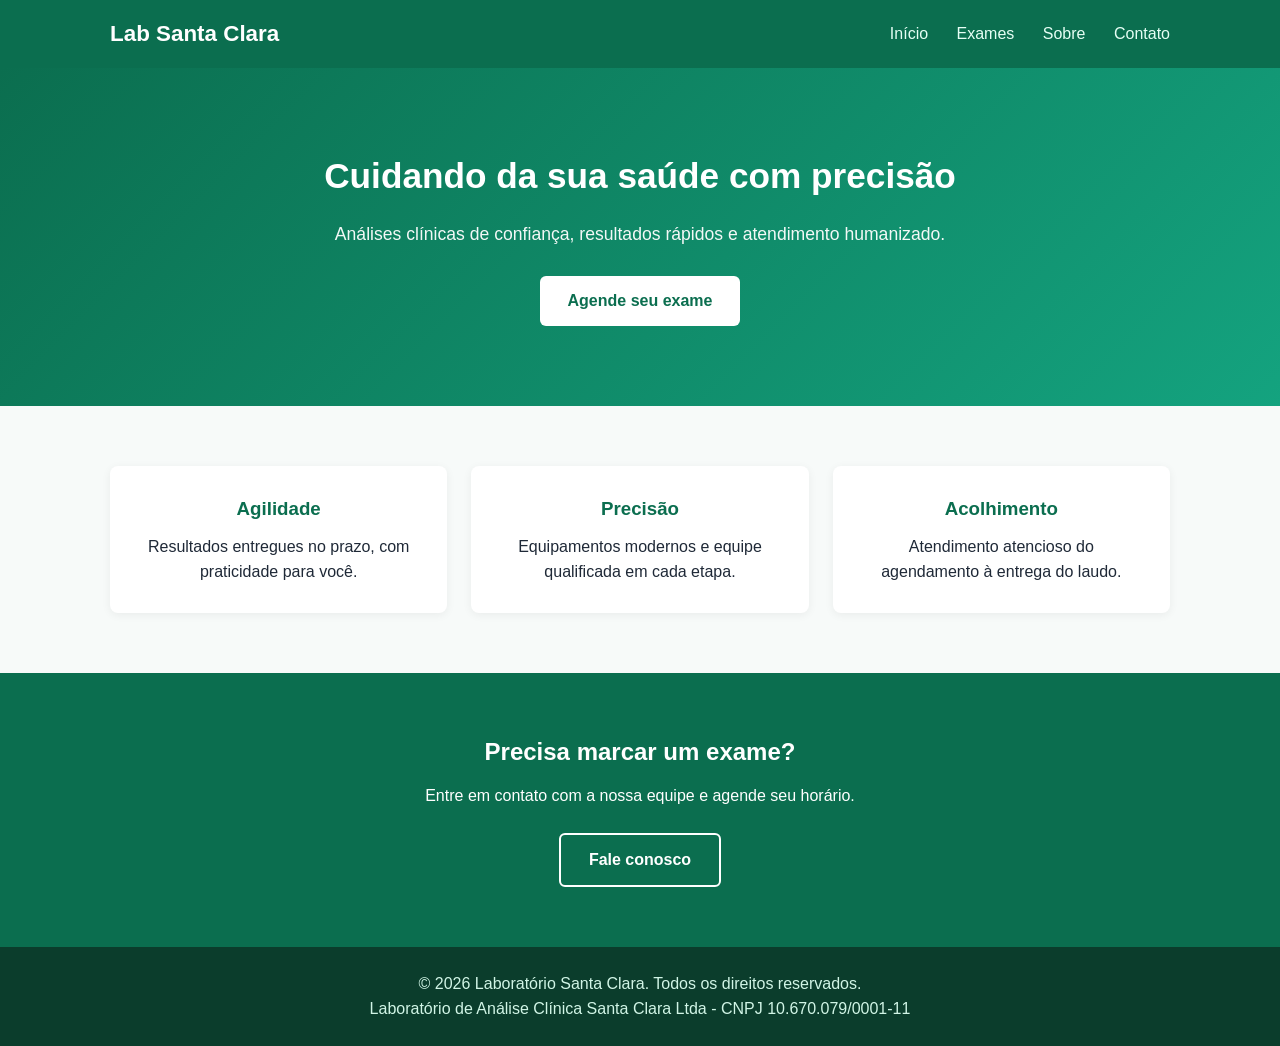
<file: index.html>
<!DOCTYPE html>
<html lang="pt-BR">
<head>
<meta charset="UTF-8">
<meta name="viewport" content="width=device-width, initial-scale=1.0">
<title>Laboratório Santa Clara - Análises Clínicas</title>
<meta name="description" content="Laboratório Santa Clara: análises clínicas com qualidade, agilidade e acolhimento.">
<link rel="stylesheet" href="css/style.css">
</head>
<body>
<header class="site-header">
<div class="container header-inner">
<a href="index.html" class="logo">Lab Santa Clara</a>
<nav class="nav">
<a href="index.html">Início</a>
<a href="servicos.html">Exames</a>
<a href="sobre.html">Sobre</a>
<a href="contato.html">Contato</a>
</nav>
</div>
</header>

<section class="hero">
<div class="container">
<h1>Cuidando da sua saúde com precisão</h1>
<p>Análises clínicas de confiança, resultados rápidos e atendimento humanizado.</p>
<a href="contato.html" class="btn">Agende seu exame</a>
</div>
</section>

<section class="features">
<div class="container grid">
<div class="card">
<h3>Agilidade</h3>
<p>Resultados entregues no prazo, com praticidade para você.</p>
</div>
<div class="card">
<h3>Precisão</h3>
<p>Equipamentos modernos e equipe qualificada em cada etapa.</p>
</div>
<div class="card">
<h3>Acolhimento</h3>
<p>Atendimento atencioso do agendamento à entrega do laudo.</p>
</div>
</div>
</section>

<section class="cta">
<div class="container">
<h2>Precisa marcar um exame?</h2>
<p>Entre em contato com a nossa equipe e agende seu horário.</p>
<a href="contato.html" class="btn btn-outline">Fale conosco</a>
</div>
</section>

<footer class="site-footer">
<div class="container">
<p>&copy; 2026 Laboratório Santa Clara. Todos os direitos reservados.</p>
<p>Laboratório de Análise Clínica Santa Clara Ltda - CNPJ 10.670.079/0001-11</p>
</div>
</footer>
</body>
</html>
</file>
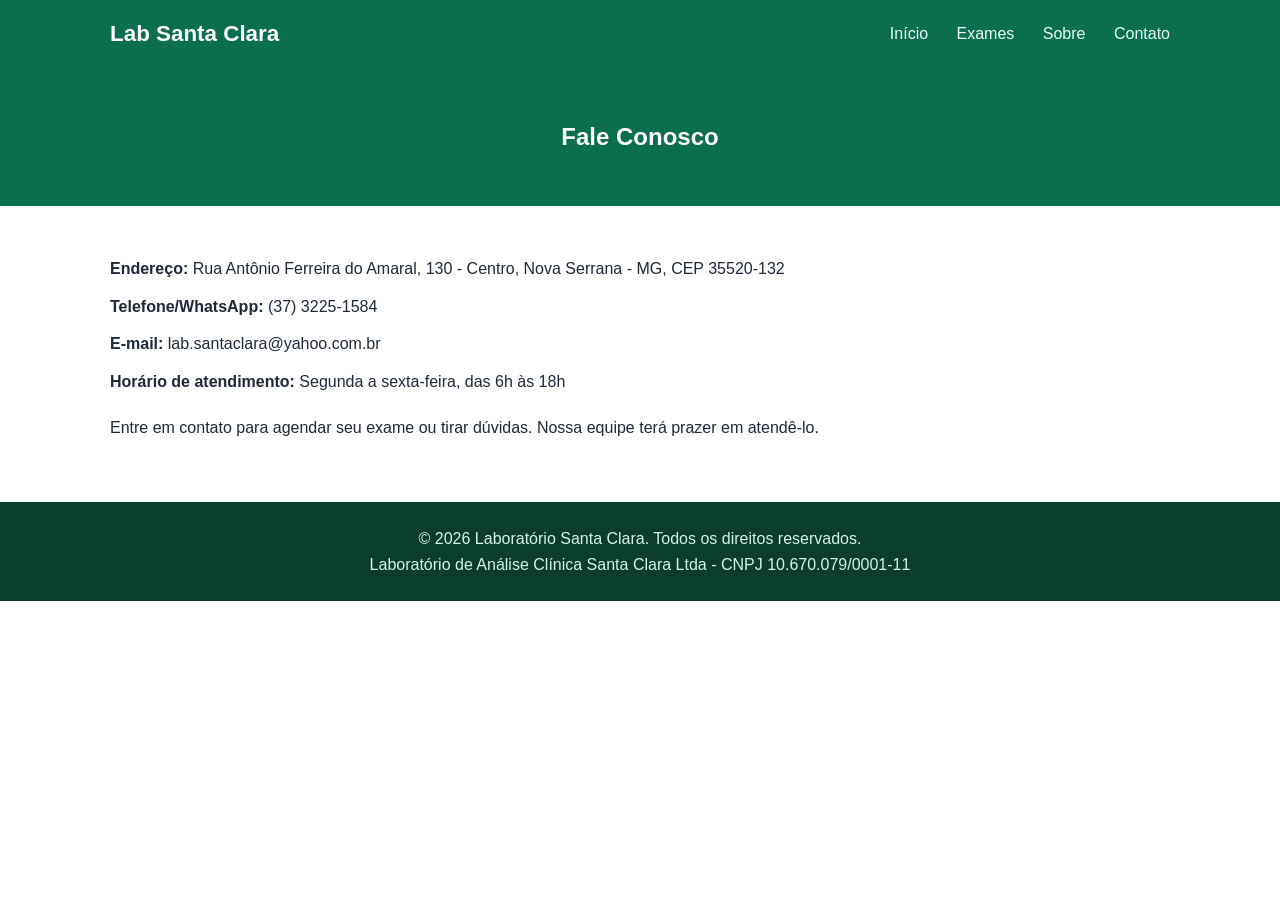
<file: contato.html>
<!DOCTYPE html>
<html lang="pt-BR">
<head>
<meta charset="UTF-8">
<meta name="viewport" content="width=device-width, initial-scale=1.0">
<title>Contato - Laboratório Santa Clara</title>
<link rel="stylesheet" href="css/style.css">
</head>
<body>
<header class="site-header">
<div class="container header-inner">
<a href="index.html" class="logo">Lab Santa Clara</a>
<nav class="nav">
<a href="index.html">Início</a>
<a href="servicos.html">Exames</a>
<a href="sobre.html">Sobre</a>
<a href="contato.html">Contato</a>
</nav>
</div>
</header>

<section class="page-header">
<div class="container">
<h1>Fale Conosco</h1>
</div>
</section>

<section class="content">
<div class="container contact-info">
<p><strong>Endereço:</strong> Rua Antônio Ferreira do Amaral, 130 - Centro, Nova Serrana - MG, CEP 35520-132</p>
<p><strong>Telefone/WhatsApp:</strong> (37) 3225-1584</p>
<p><strong>E-mail:</strong> lab.santaclara@yahoo.com.br</p>
<p><strong>Horário de atendimento:</strong> Segunda a sexta-feira, das 6h às 18h</p>
<p style="margin-top:20px;">Entre em contato para agendar seu exame ou tirar dúvidas. Nossa equipe terá prazer em atendê-lo.</p>
</div>
</section>

<footer class="site-footer">
<div class="container">
<p>&copy; 2026 Laboratório Santa Clara. Todos os direitos reservados.</p>
<p>Laboratório de Análise Clínica Santa Clara Ltda - CNPJ 10.670.079/0001-11</p>
</div>
</footer>
</body>
</html>
</file>
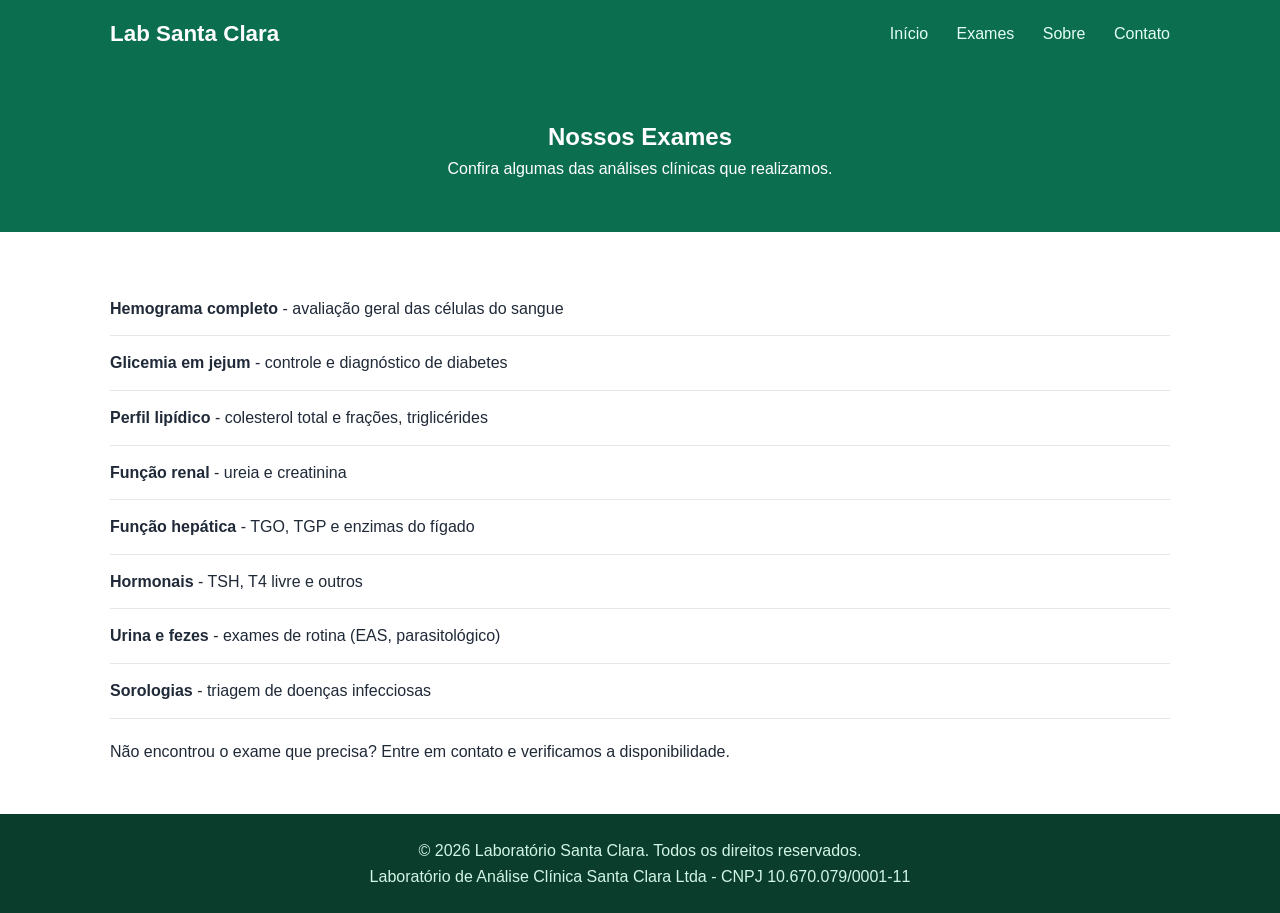
<file: servicos.html>
<!DOCTYPE html>
<html lang="pt-BR">
<head>
<meta charset="UTF-8">
<meta name="viewport" content="width=device-width, initial-scale=1.0">
<title>Exames - Laboratório Santa Clara</title>
<link rel="stylesheet" href="css/style.css">
</head>
<body>
<header class="site-header">
<div class="container header-inner">
<a href="index.html" class="logo">Lab Santa Clara</a>
<nav class="nav">
<a href="index.html">Início</a>
<a href="servicos.html">Exames</a>
<a href="sobre.html">Sobre</a>
<a href="contato.html">Contato</a>
</nav>
</div>
</header>

<section class="page-header">
<div class="container">
<h1>Nossos Exames</h1>
<p>Confira algumas das análises clínicas que realizamos.</p>
</div>
</section>

<section class="content">
<div class="container">
<ul class="exam-list">
<li><strong>Hemograma completo</strong> - avaliação geral das células do sangue</li>
<li><strong>Glicemia em jejum</strong> - controle e diagnóstico de diabetes</li>
<li><strong>Perfil lipídico</strong> - colesterol total e frações, triglicérides</li>
<li><strong>Função renal</strong> - ureia e creatinina</li>
<li><strong>Função hepática</strong> - TGO, TGP e enzimas do fígado</li>
<li><strong>Hormonais</strong> - TSH, T4 livre e outros</li>
<li><strong>Urina e fezes</strong> - exames de rotina (EAS, parasitológico)</li>
<li><strong>Sorologias</strong> - triagem de doenças infecciosas</li>
</ul>
<p style="margin-top:20px;">Não encontrou o exame que precisa? <a href="contato.html">Entre em contato</a> e verificamos a disponibilidade.</p>
</div>
</section>

<footer class="site-footer">
<div class="container">
<p>&copy; 2026 Laboratório Santa Clara. Todos os direitos reservados.</p>
<p>Laboratório de Análise Clínica Santa Clara Ltda - CNPJ 10.670.079/0001-11</p>
</div>
</footer>
</body>
</html>
</file>
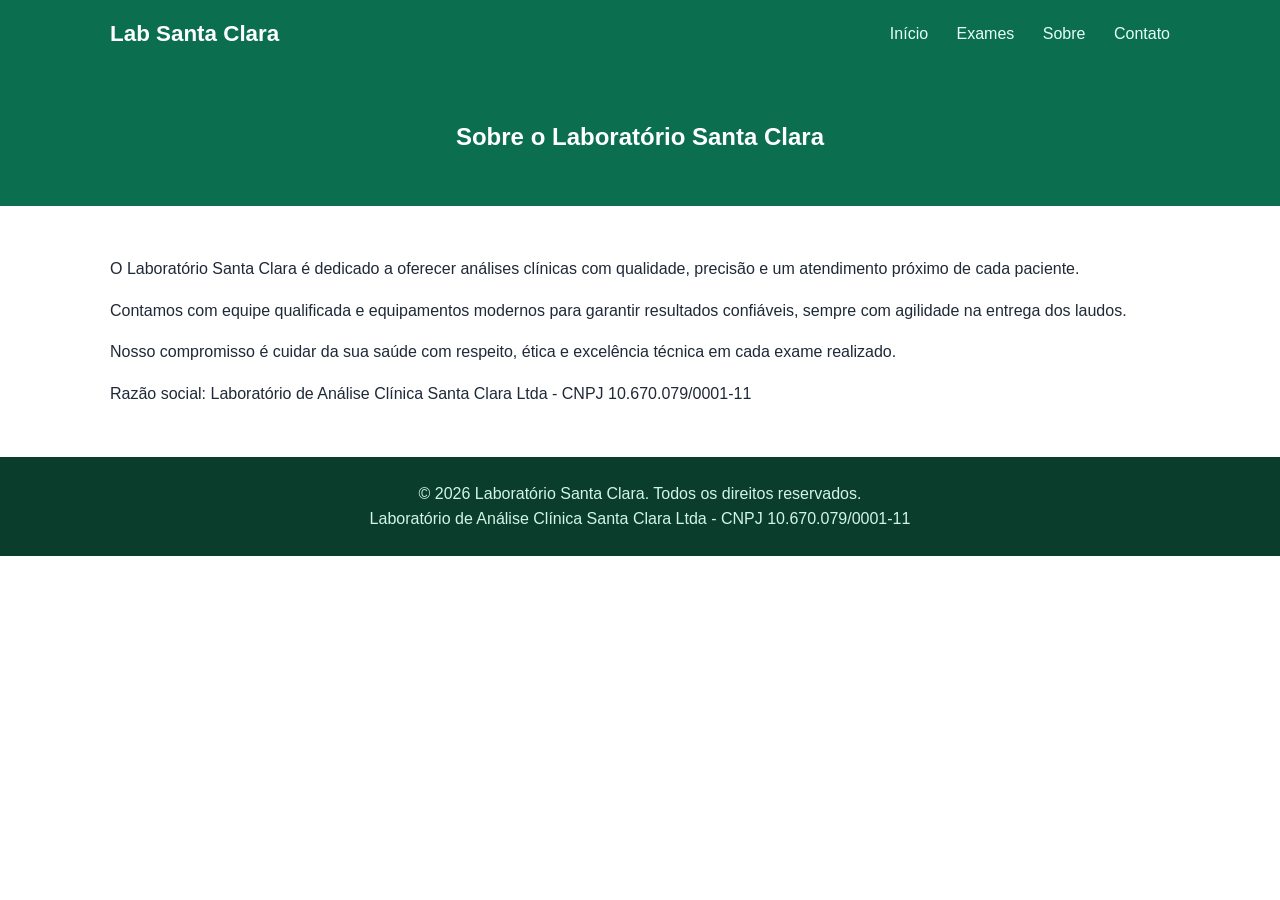
<file: sobre.html>
<!DOCTYPE html>
<html lang="pt-BR">
<head>
<meta charset="UTF-8">
<meta name="viewport" content="width=device-width, initial-scale=1.0">
<title>Sobre - Laboratório Santa Clara</title>
<link rel="stylesheet" href="css/style.css">
</head>
<body>
<header class="site-header">
<div class="container header-inner">
<a href="index.html" class="logo">Lab Santa Clara</a>
<nav class="nav">
<a href="index.html">Início</a>
<a href="servicos.html">Exames</a>
<a href="sobre.html">Sobre</a>
<a href="contato.html">Contato</a>
</nav>
</div>
</header>

<section class="page-header">
<div class="container">
<h1>Sobre o Laboratório Santa Clara</h1>
</div>
</section>

<section class="content">
<div class="container">
<p>O Laboratório Santa Clara é dedicado a oferecer análises clínicas com qualidade, precisão e um atendimento próximo de cada paciente.</p>
<p style="margin-top:16px;">Contamos com equipe qualificada e equipamentos modernos para garantir resultados confiáveis, sempre com agilidade na entrega dos laudos.</p>
<p style="margin-top:16px;">Nosso compromisso é cuidar da sua saúde com respeito, ética e excelência técnica em cada exame realizado.</p>
<p style="margin-top:16px;">Razão social: Laboratório de Análise Clínica Santa Clara Ltda - CNPJ 10.670.079/0001-11</p>
</div>
</section>

<footer class="site-footer">
<div class="container">
<p>&copy; 2026 Laboratório Santa Clara. Todos os direitos reservados.</p>
<p>Laboratório de Análise Clínica Santa Clara Ltda - CNPJ 10.670.079/0001-11</p>
</div>
</footer>
</body>
</html>
</file>
<file: css/style.css>
* { box-sizing: border-box; margin: 0; padding: 0; }
body { font-family: 'Segoe UI', Arial, sans-serif; color: #1f2937; line-height: 1.6; }
.container { max-width: 1100px; margin: 0 auto; padding: 0 20px; }
a { text-decoration: none; color: inherit; }

.site-header { background: #0b6e4f; color: #fff; }
.header-inner { display: flex; align-items: center; justify-content: space-between; padding: 16px 20px; }
.logo { font-size: 1.4rem; font-weight: 700; }
.nav a { margin-left: 24px; color: #e6fff5; font-weight: 500; }
.nav a:hover { text-decoration: underline; }

.hero { background: linear-gradient(135deg, #0b6e4f, #14a37f); color: #fff; padding: 80px 20px; text-align: center; }
.hero h1 { font-size: 2.2rem; margin-bottom: 16px; }
.hero p { font-size: 1.1rem; margin-bottom: 28px; opacity: 0.95; }

.btn { display: inline-block; background: #ffffff; color: #0b6e4f; padding: 12px 28px; border-radius: 6px; font-weight: 700; }
.btn:hover { background: #e6fff5; }
.btn-outline { background: transparent; border: 2px solid #ffffff; color: #ffffff; }
.btn-outline:hover { background: rgba(255,255,255,0.15); }

.features { padding: 60px 20px; background: #f7faf9; }
.grid { display: grid; grid-template-columns: repeat(auto-fit, minmax(240px, 1fr)); gap: 24px; }
.card { background: #fff; border-radius: 8px; padding: 28px; box-shadow: 0 2px 10px rgba(0,0,0,0.06); text-align: center; }
.card h3 { color: #0b6e4f; margin-bottom: 10px; }

.cta { background: #0b6e4f; color: #fff; text-align: center; padding: 60px 20px; }
.cta h2 { margin-bottom: 12px; }
.cta p { margin-bottom: 24px; }

.page-header { background: #0b6e4f; color: #fff; padding: 50px 20px; text-align: center; }
.content { padding: 50px 20px; }
.exam-list { list-style: none; }
.exam-list li { padding: 14px 0; border-bottom: 1px solid #e5e7eb; }

.contact-info p { margin-bottom: 12px; }

.site-footer { background: #0b3d2c; color: #d1f5e6; text-align: center; padding: 24px 20px; }
</file>
